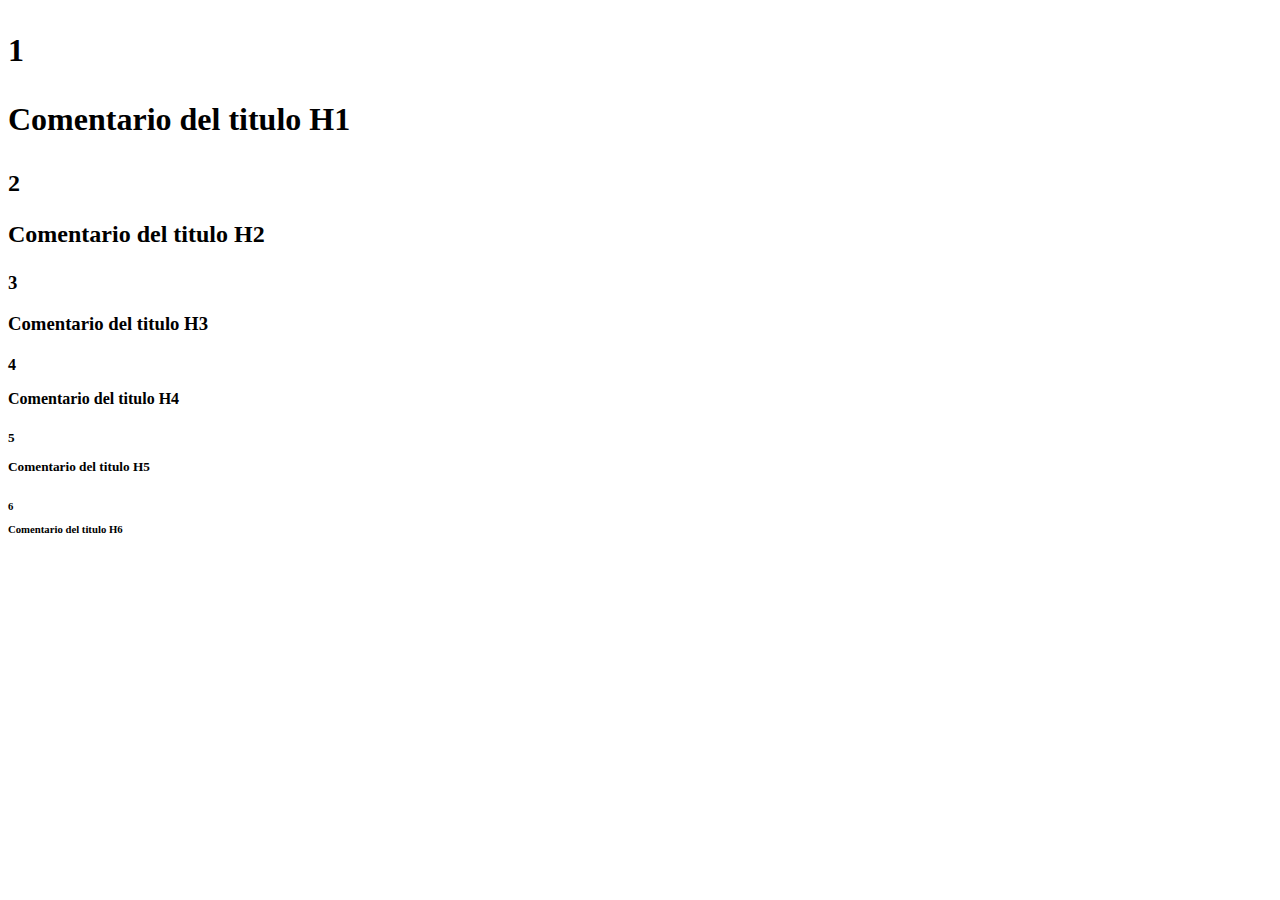
<file: template_tag_html/index.html>
<!DOCTYPE html>
<html lang="en">
<head>
    <meta charset="UTF-8">
    <meta name="viewport" content="width=device-width, initial-scale=1.0">
    <title>Document</title>
</head>
<body>
    
    <template id="template-card">
        <div>
            <p class="title"></p>
            <p class="second-item"></p>
        </div>
    </template>

<script type="module" src="script.js"></script>
</body>
</html>
</file>
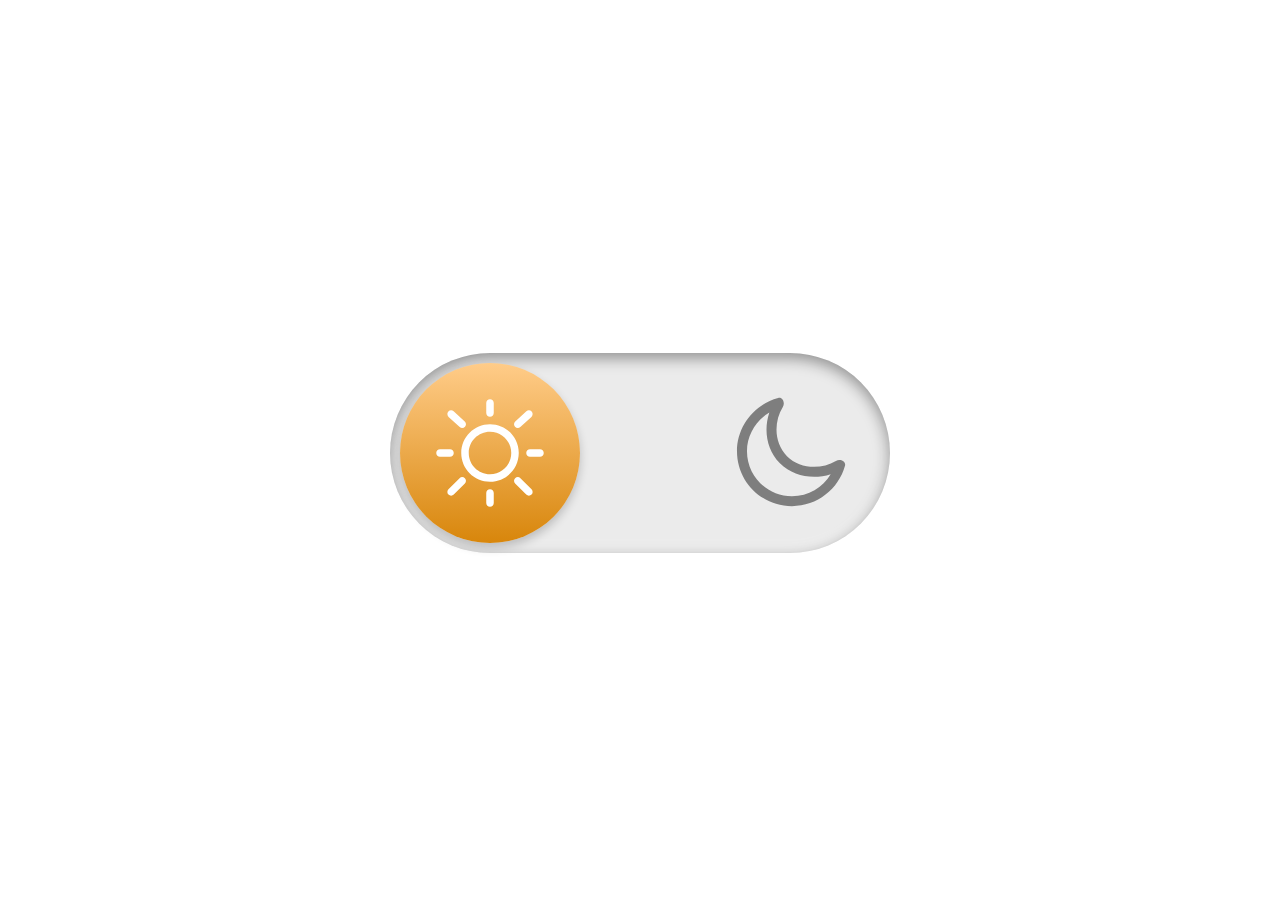
<file: button_dark_mode/dark_mode.html>
<!DOCTYPE html>
<html lang="en">
<head>
    <meta charset="UTF-8">
    <link rel="stylesheet" href="button.css">
</head>
<body>
    <input type="checkbox" id="darkmode-toggle"/>
    <label for="darkmode-toggle">
        <svg class="moon" viewBox="0 0 24 24" xmlns="http://www.w3.org/2000/svg">
            <path fill-rule="evenodd" clip-rule="evenodd" d="M3.39703 11.6315C3.39703 16.602 7.42647 20.6315 12.397 20.6315C15.6858 20.6315 18.5656 18.8664 20.1358 16.23C16.7285 17.3289 12.6922 16.7548 9.98282 14.0455C7.25201 11.3146 6.72603 7.28415 7.86703 3.89293C5.20697 5.47927 3.39703 8.38932 3.39703 11.6315ZM21.187 13.5851C22.0125 13.1021 23.255 13.6488 23 14.5706C21.7144 19.2187 17.4543 22.6315 12.397 22.6315C6.3219 22.6315 1.39703 17.7066 1.39703 11.6315C1.39703 6.58874 4.93533 2.25845 9.61528 0.999986C10.5393 0.751502 11.0645 1.99378 10.5641 2.80935C8.70026 5.84656 8.83194 10.0661 11.397 12.6312C13.9319 15.1662 18.1365 15.3702 21.187 13.5851Z"/>
            </svg>
            <svg class = "sun" viewBox="0 0 24 24" xmlns="http://www.w3.org/2000/svg">
                <path fill-rule="evenodd" clip-rule="evenodd" d="M12 1.25C12.4142 1.25 12.75 1.58579 12.75 2V4C12.75 4.41421 12.4142 4.75 12 4.75C11.5858 4.75 11.25 4.41421 11.25 4V2C11.25 1.58579 11.5858 1.25 12 1.25ZM3.66865 3.71609C3.94815 3.41039 4.42255 3.38915 4.72825 3.66865L6.95026 5.70024C7.25596 5.97974 7.2772 6.45413 6.9977 6.75983C6.7182 7.06553 6.2438 7.08677 5.9381 6.80727L3.71609 4.77569C3.41039 4.49619 3.38915 4.02179 3.66865 3.71609ZM20.3314 3.71609C20.6109 4.02179 20.5896 4.49619 20.2839 4.77569L18.0619 6.80727C17.7562 7.08677 17.2818 7.06553 17.0023 6.75983C16.7228 6.45413 16.744 5.97974 17.0497 5.70024L19.2718 3.66865C19.5775 3.38915 20.0518 3.41039 20.3314 3.71609ZM12 7.75C9.65279 7.75 7.75 9.65279 7.75 12C7.75 14.3472 9.65279 16.25 12 16.25C14.3472 16.25 16.25 14.3472 16.25 12C16.25 9.65279 14.3472 7.75 12 7.75ZM6.25 12C6.25 8.82436 8.82436 6.25 12 6.25C15.1756 6.25 17.75 8.82436 17.75 12C17.75 15.1756 15.1756 17.75 12 17.75C8.82436 17.75 6.25 15.1756 6.25 12ZM1.25 12C1.25 11.5858 1.58579 11.25 2 11.25H4C4.41421 11.25 4.75 11.5858 4.75 12C4.75 12.4142 4.41421 12.75 4 12.75H2C1.58579 12.75 1.25 12.4142 1.25 12ZM19.25 12C19.25 11.5858 19.5858 11.25 20 11.25H22C22.4142 11.25 22.75 11.5858 22.75 12C22.75 12.4142 22.4142 12.75 22 12.75H20C19.5858 12.75 19.25 12.4142 19.25 12ZM17.0255 17.0252C17.3184 16.7323 17.7933 16.7323 18.0862 17.0252L20.3082 19.2475C20.6011 19.5404 20.601 20.0153 20.3081 20.3082C20.0152 20.6011 19.5403 20.601 19.2475 20.3081L17.0255 18.0858C16.7326 17.7929 16.7326 17.3181 17.0255 17.0252ZM6.97467 17.0253C7.26756 17.3182 7.26756 17.7931 6.97467 18.086L4.75244 20.3082C4.45955 20.6011 3.98468 20.6011 3.69178 20.3082C3.39889 20.0153 3.39889 19.5404 3.69178 19.2476L5.91401 17.0253C6.2069 16.7324 6.68177 16.7324 6.97467 17.0253ZM12 19.25C12.4142 19.25 12.75 19.5858 12.75 20V22C12.75 22.4142 12.4142 22.75 12 22.75C11.5858 22.75 11.25 22.4142 11.25 22V20C11.25 19.5858 11.5858 19.25 12 19.25Z"/>
                </svg>
    </label>
    <div class="background"></div>
    <main>
        
    </main>
</body>
</html>
</file>
<file: button_dark_mode/button.css>
body {
    margin: 0;
    width: 100vw;
    height: 100vh;
    display: flex;
    flex-direction: column;
    align-items: center;
    justify-content: center;
}
label {
	width:500px;
	height:200px;
	position: relative;
	display: block;
	background: #ebebeb;
	border-radius: 200px;
	box-shadow: inset 0px 5px 15px rgba(0,0,0,0.4), inset 0px -5px 15px rgba(255,255,255,0.4);
	cursor: pointer;
	transition: .3s;
}
label:after {
	content: "";
	width:180px;
	height: 180px;
	position: absolute;
	top:10px;
	left:10px;
	background: linear-gradient(180deg,#ffcc89,#d8860b);
	border-radius: 180px;
	box-shadow: 0px 5px 10px rgba(0,0,0,0.2);
	transition: .3s;
}
input {
	width: 0;
	height: 0;
	visibility: hidden;
}
input:checked + label {
	background: #242424;
}
input:checked + label:after {
	left:490px;
	transform: translateX(-100%);
	background: linear-gradient(180deg,#777,#3a3a3a);
}
label:active:after{
	width: 260px;
}
.background {
	width:100vw;
	height: 100vh;
	background: #fff;
	z-index: -1;
	position: absolute;
	transition: .3s;
}
input:checked + label + .background {
	background:#242424;
}
label svg {
	position: absolute;
	width: 120px;
	top:40px;
	z-index: 100;
}
label svg.sun {
	left:40px;
	fill:#fff;
	transition: 0.3s;
}
label svg.moon {
	left:340px;
	fill:#7e7e7e;
	transition: 0.3s;
}
input:checked + label svg.sun {
	fill:#7e7e7e;
}
input:checked + label svg.moon {
	fill:#fff;
}
</file>
